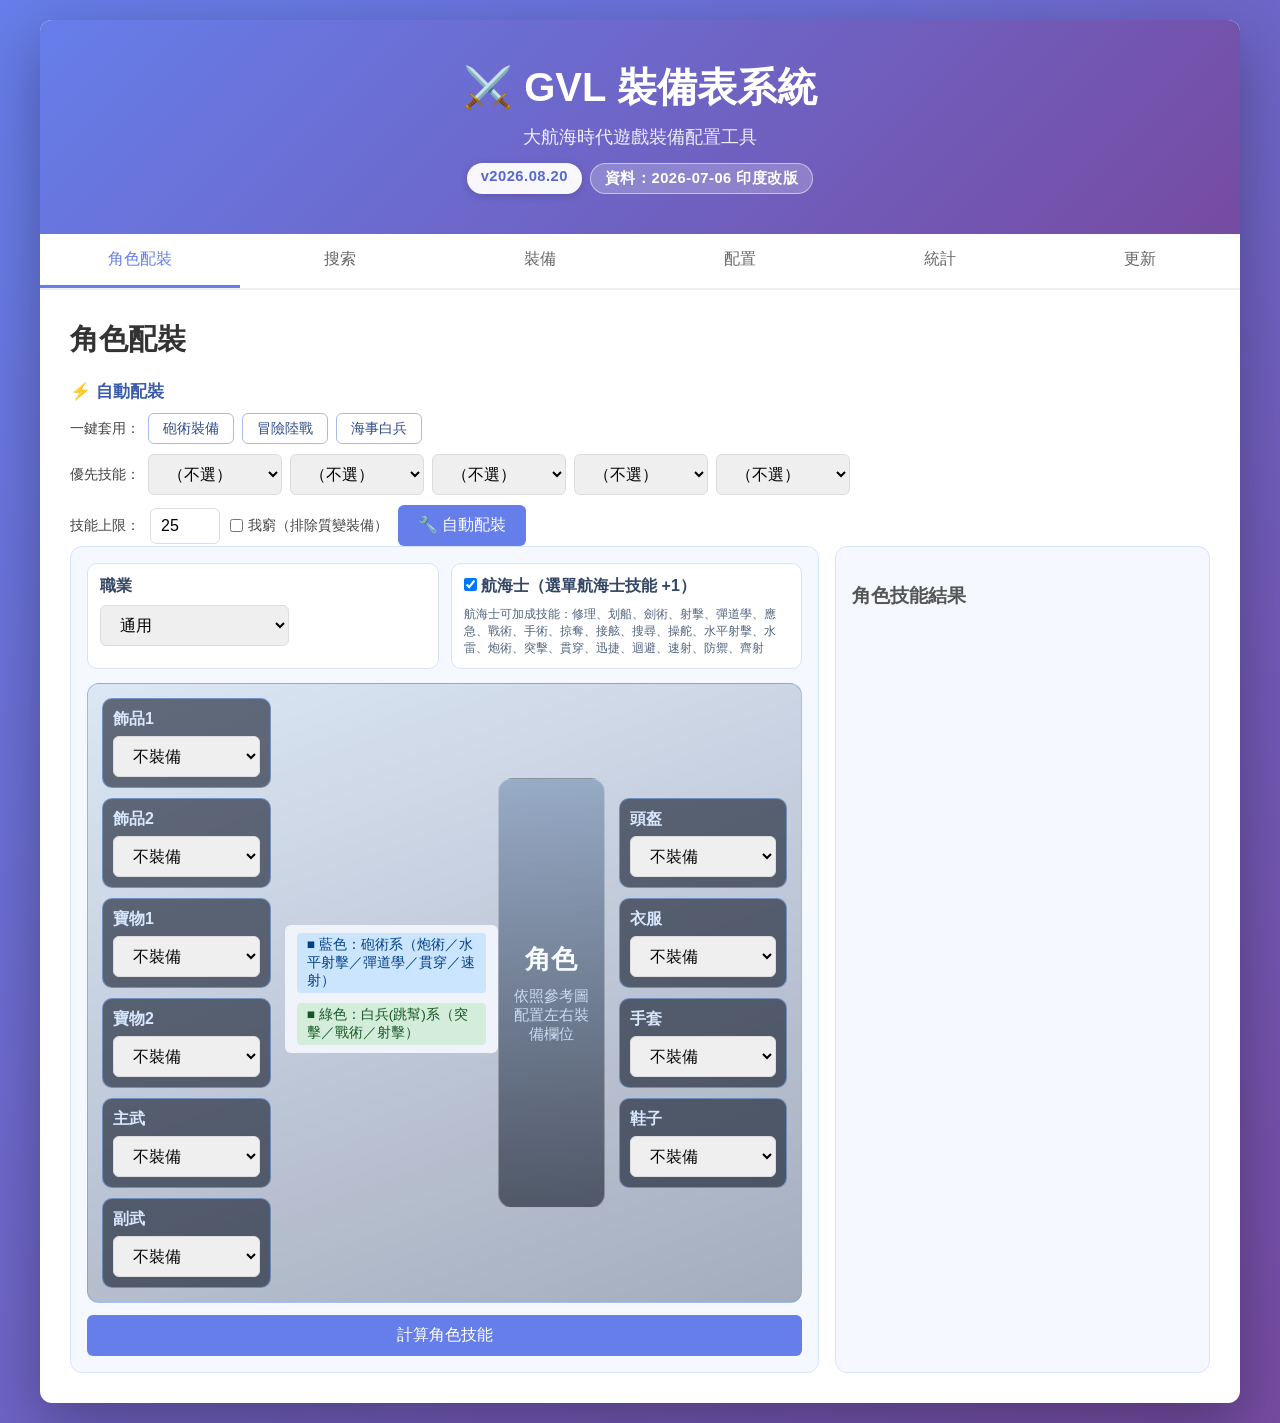
<file: index.html>
<!-- 此檔由 export_static_data.py 自動產生，請勿手動修改 -->
<!DOCTYPE html>
<html lang="zh-TW">
<head>
    <meta charset="UTF-8">
    <meta name="viewport" content="width=device-width, initial-scale=1.0">
    <title>GVL 裝備表</title>
    <link rel="stylesheet" href="gvl_app/static/style.css">
</head>
<body>
    <div class="container">
        <!-- 標題 -->
        <div class="header">
            <h1>⚔️ GVL 裝備表系統</h1>
            <p class="subtitle">大航海時代遊戲裝備配置工具</p>
            <div class="version-badges">
                <span class="version-badge" id="appVersion"></span>
                <span class="version-badge version-badge-data" id="dataVersion"></span>
            </div>
        </div>

        <!-- 導航標籤 -->
        <div class="tabs">
            <button class="tab-btn active" data-tab="character">角色配裝</button>
            <button class="tab-btn" data-tab="search">搜索</button>
            <button class="tab-btn" data-tab="equipment">裝備</button>
            <button class="tab-btn" data-tab="config">配置</button>
            <button class="tab-btn" data-tab="stats">統計</button>
            <button class="tab-btn" data-tab="changelog">更新</button>
        </div>

        <!-- 搜索頁面 -->
        <div id="search" class="tab-content">
            <h2>搜索裝備</h2>
            
            <div class="search-section">
                <h3>按名稱搜索</h3>
                <div class="search-form">
                    <input type="text" id="searchName" placeholder="輸入裝備名稱..." class="search-input">
                    <button onclick="searchByName()" class="btn btn-primary">搜索</button>
                </div>
            </div>

            <div class="search-section">
                <h3>按技能搜索</h3>
                <div class="search-form">
                    <select id="skillSelect" class="search-input">
                        <option value="">選擇技能...</option>
                    </select>
                    <input type="number" id="minLevel" placeholder="最小等級" value="1" class="search-input" min="1">
                    <button onclick="searchBySkill()" class="btn btn-primary">搜索</button>
                </div>
            </div>

            <div class="search-section">
                <h3>按位置搜索</h3>
                <div class="search-form">
                    <select id="positionSelect" class="search-input">
                        <option value="">選擇位置...</option>
                    </select>
                    <button onclick="searchByPosition()" class="btn btn-primary">搜索</button>
                </div>
            </div>

            <div id="searchResults" class="results-container" style="display: none;">
                <h3>搜索結果</h3>
                <div id="resultsList"></div>
            </div>
        </div>

        <!-- 裝備頁面 -->
        <div id="equipment" class="tab-content">
            <h2>所有裝備</h2>
            <div class="info-bar">
                <span id="equipmentCount">加載中...</span>
                <label class="equipment-filter-label">
                    位置：
                    <select id="equipmentPositionFilter" class="search-input">
                        <option value="">全部</option>
                    </select>
                </label>
            </div>
            <div id="equipmentList" class="equipment-grid"></div>
            <div id="equipmentPagination" class="pagination-controls">
                <button onclick="previousPage()" class="btn">‹ 上一頁</button>
                <span id="pageInfo"></span>
                <button onclick="nextPage()" class="btn">下一頁 ›</button>
            </div>
        </div>

        <!-- 角色頁面（預設首頁） -->
        <div id="character" class="tab-content active">
            <h2>角色配裝</h2>

            <!-- 自動配裝面板 -->
            <div class="auto-build-panel">
                <div class="auto-build-header">⚡ 自動配裝</div>
                <div class="auto-build-controls">
                    <div class="auto-build-preset-row">
                        <span class="auto-build-label">一鍵套用：</span>
                        <button type="button" class="btn auto-preset-btn" data-preset="砲術裝備">砲術裝備</button>
                        <button type="button" class="btn auto-preset-btn" data-preset="冒險陸戰">冒險陸戰</button>
                        <button type="button" class="btn auto-preset-btn" data-preset="海事白兵">海事白兵</button>
                    </div>
                    <div class="auto-build-skills-row">
                        <span class="auto-build-label">優先技能：</span>
                        <select id="autoPriority1" class="search-input auto-skill-select"><option value="">（不選）</option></select>
                        <select id="autoPriority2" class="search-input auto-skill-select"><option value="">（不選）</option></select>
                        <select id="autoPriority3" class="search-input auto-skill-select"><option value="">（不選）</option></select>
                        <select id="autoPriority4" class="search-input auto-skill-select"><option value="">（不選）</option></select>
                        <select id="autoPriority5" class="search-input auto-skill-select"><option value="">（不選）</option></select>
                    </div>
                    <div class="auto-build-options-row">
                        <label class="auto-build-label" title="遊戲內技能上限，也是配裝要頂到的目標值">技能上限：</label>
                        <input type="number" id="autoSkillCap" value="25" min="1" max="99" class="auto-skill-cap-input"
                               title="遊戲內技能上限，也是配裝要頂到的目標值">
                        <label class="auto-build-poor-label">
                            <input type="checkbox" id="autoPoorMode"> 我窮（排除質變裝備）
                        </label>
                        <button id="autoTriggerBtn" class="btn btn-primary">🔧 自動配裝</button>
                    </div>
                </div>
                <div id="autoBuildResults" class="auto-build-results" style="display:none;"></div>
            </div>

            <div class="character-main-layout">
                <div class="character-stage-card">
                    <div class="character-controls">
                        <div class="character-control-item">
                            <label class="character-control-label" for="professionSelect">職業</label>
                            <select id="professionSelect" class="search-input">
                                <option value="通用">通用</option>
                            </select>
                        </div>
                        <div class="character-control-item">
                            <label class="character-control-label">
                                <input type="checkbox" id="sailorCheckbox" checked>
                                航海士（選單航海士技能 +1）
                            </label>
                            <div id="sailorSkillsHint" class="character-hint"></div>
                        </div>
                    </div>

                    <div id="characterEquipmentForm" class="character-stage-inner">
                        <div id="characterLeftSlots" class="character-slot-column character-slot-column-left"></div>
                        <div class="character-avatar-panel">
                            <div class="slot-color-legend">
                                <span class="legend-item legend-cannon">■ 藍色：砲術系（炮術／水平射擊／彈道學／貫穿／速射）</span>
                                <span class="legend-item legend-boarding">■ 綠色：白兵(跳幫)系（突擊／戰術／射擊）</span>
                            </div>
                            <div class="character-avatar-figure">
                                <div class="character-avatar-title">角色</div>
                                <div class="character-avatar-subtitle">依照參考圖配置左右裝備欄位</div>
                            </div>
                        </div>
                        <div id="characterRightSlots" class="character-slot-column character-slot-column-right"></div>
                    </div>

                    <button onclick="calculateCharacterSkills()" class="btn btn-primary character-calc-btn">計算角色技能</button>
                </div>

                <div class="character-results-card">
                    <h3>角色技能結果</h3>
                    <div id="characterResults" class="results-container character-results-panel" style="display: none;">
                        <div id="characterResultsContent"></div>
                    </div>
                </div>
            </div>

            <!-- 技能分解總覽（固定在最下方，避免側欄空間不足） -->
            <div id="skillBreakdownSection" class="character-skills-block character-skills-block-bottom" style="display:none;"></div>
        </div>

        <!-- 配置頁面 -->
        <div id="config" class="tab-content">
            <h2>預設配置</h2>
            <div class="config-buttons">
                <button onclick="loadConfig('選單')" class="btn btn-secondary">查看：選單</button>
                <button onclick="loadConfig('炮船範例')" class="btn btn-secondary">查看：炮船範例</button>
            </div>
            <div id="configContent" class="config-content" style="display: none;"></div>
        </div>

        <!-- 統計頁面 -->
        <div id="stats" class="tab-content">
            <h2>數據統計</h2>
            <div id="statsContent" class="stats-content"></div>
        </div>

        <!-- 更新日誌頁面 -->
        <div id="changelog" class="tab-content">
            <h2>更新日誌</h2>
            <div id="changelogList" class="changelog-list"></div>
        </div>
    </div>

    <script src="pages-api.js"></script>
    <script src="gvl_app/static/script.js"></script>
</body>
</html>
</file>
<file: gvl_app/static/style.css>
* {
    margin: 0;
    padding: 0;
    box-sizing: border-box;
}

body {
    font-family: -apple-system, BlinkMacSystemFont, 'Segoe UI', 'Microsoft YaHei', sans-serif;
    background: linear-gradient(135deg, #667eea 0%, #764ba2 100%);
    min-height: 100vh;
    padding: 20px;
}

.container {
    max-width: 1200px;
    margin: 0 auto;
    background: white;
    border-radius: 12px;
    box-shadow: 0 20px 60px rgba(0, 0, 0, 0.3);
    overflow: hidden;
}

/* 標題 */
.header {
    background: linear-gradient(135deg, #667eea 0%, #764ba2 100%);
    color: white;
    padding: 40px 20px;
    text-align: center;
}

.header h1 {
    font-size: 2.5em;
    margin-bottom: 10px;
}

.subtitle {
    font-size: 1.1em;
    opacity: 0.9;
}

/* 標籤導航 */
.tabs {
    display: flex;
    border-bottom: 2px solid #f0f0f0;
    overflow-x: auto;
}

.tab-btn {
    flex: 1;
    padding: 15px 20px;
    border: none;
    background: none;
    font-size: 1em;
    cursor: pointer;
    transition: all 0.3s ease;
    color: #666;
    font-weight: 500;
    border-bottom: 3px solid transparent;
}

.tab-btn:hover {
    color: #667eea;
    background: #f9f9f9;
}

.tab-btn.active {
    color: #667eea;
    border-bottom-color: #667eea;
}

/* 標籤內容 */
.tab-content {
    padding: 30px;
    display: none;
    animation: fadeIn 0.3s ease;
}

.tab-content.active {
    display: block;
}

@keyframes fadeIn {
    from {
        opacity: 0;
        transform: translateY(10px);
    }
    to {
        opacity: 1;
        transform: translateY(0);
    }
}

/* 標題 */
h2 {
    color: #333;
    margin-bottom: 20px;
    font-size: 1.8em;
}

h3 {
    color: #555;
    margin-top: 20px;
    margin-bottom: 15px;
    font-size: 1.2em;
}

/* 搜索表單 */
.search-section {
    background: #f9f9f9;
    padding: 20px;
    border-radius: 8px;
    margin-bottom: 20px;
}

.search-form {
    display: flex;
    gap: 10px;
    flex-wrap: wrap;
}

.search-input {
    flex: 1;
    min-width: 150px;
    padding: 10px 15px;
    border: 1px solid #ddd;
    border-radius: 6px;
    font-size: 1em;
    transition: border-color 0.3s ease;
}

.search-input:focus {
    outline: none;
    border-color: #667eea;
    box-shadow: 0 0 0 3px rgba(102, 126, 234, 0.1);
}

/* 按鈕 */
.btn {
    padding: 10px 20px;
    border: none;
    border-radius: 6px;
    font-size: 1em;
    cursor: pointer;
    transition: all 0.3s ease;
    font-weight: 500;
}

.btn-primary {
    background: #667eea;
    color: white;
}

.btn-primary:hover {
    background: #5568d3;
    transform: translateY(-2px);
    box-shadow: 0 4px 12px rgba(102, 126, 234, 0.4);
}

.btn-secondary {
    background: #f0f0f0;
    color: #333;
    margin-right: 10px;
}

.btn-secondary:hover {
    background: #e0e0e0;
    transform: translateY(-2px);
}

/* 結果容器 */
.results-container {
    background: #f9f9f9;
    padding: 20px;
    border-radius: 8px;
    margin-top: 20px;
}

.results-container h3 {
    margin-top: 0;
}

/* 裝備表 */
.equipment-table {
    width: 100%;
    border-collapse: collapse;
    margin-top: 15px;
}

.equipment-table th {
    background: #f0f0f0;
    padding: 12px;
    text-align: left;
    font-weight: 600;
    color: #333;
    border-bottom: 2px solid #ddd;
}

.equipment-table td {
    padding: 10px 12px;
    border-bottom: 1px solid #eee;
}

.equipment-table tbody tr:hover {
    background: #f9f9f9;
}

/* 裝備網格 */
.equipment-grid {
    display: grid;
    grid-template-columns: repeat(auto-fill, minmax(300px, 1fr));
    gap: 15px;
    margin-bottom: 20px;
}

.equipment-card {
    background: #f9f9f9;
    border: 1px solid #ddd;
    border-radius: 8px;
    padding: 15px;
    transition: all 0.3s ease;
    cursor: pointer;
}

.equipment-card:hover {
    transform: translateY(-4px);
    box-shadow: 0 8px 16px rgba(0, 0, 0, 0.1);
    border-color: #667eea;
}

.equipment-card-title {
    font-weight: 600;
    color: #333;
    margin-bottom: 8px;
    font-size: 1.1em;
}

.equipment-card-position {
    display: inline-block;
    background: #667eea;
    color: white;
    padding: 4px 12px;
    border-radius: 20px;
    font-size: 0.85em;
    margin-bottom: 10px;
}

.equipment-card-skills {
    font-size: 0.9em;
    color: #666;
}

.skill-item {
    display: inline-block;
    background: #e8f0ff;
    color: #667eea;
    padding: 4px 10px;
    border-radius: 4px;
    margin-right: 6px;
    margin-top: 4px;
}

.skill-item--high {
    background: #ffe566;
    color: #7a5c00;
    font-weight: 700;
}

/* 裝備選單底色：砲術系 / 白兵系 */
select.slot-cannon {
    background-color: #cce5ff;
    color: #004085;
}

select.slot-boarding {
    background-color: #d4edda;
    color: #155724;
}

/* 顏色說明圖例 */
.slot-color-legend {
    display: flex;
    flex-wrap: wrap;
    gap: 10px;
    padding: 8px 12px;
    background: #f0f4fa;
    border-radius: 6px;
    font-size: 0.85em;
    margin-bottom: 8px;
}

.legend-item {
    display: inline-flex;
    align-items: center;
    gap: 6px;
    padding: 3px 10px;
    border-radius: 4px;
    font-weight: 500;
}

.legend-cannon {
    background-color: #cce5ff;
    color: #004085;
}

.legend-boarding {
    background-color: #d4edda;
    color: #155724;
}

/* 分頁控件 */
.pagination-controls {
    text-align: center;
    margin-top: 20px;
}

#pageInfo {
    margin: 0 15px;
    font-weight: 500;
}

/* 配置內容 */
.config-buttons {
    margin-bottom: 20px;
}

.config-content {
    background: #f9f9f9;
    padding: 20px;
    border-radius: 8px;
}

/* 角色配裝 */
.character-main-layout {
    display: grid;
    grid-template-columns: minmax(0, 2fr) minmax(320px, 1fr);
    gap: 16px;
}

.character-stage-card,
.character-results-card {
    background: #f5f9ff;
    border: 1px solid #d5e4ff;
    border-radius: 12px;
    padding: 16px;
}

.character-controls {
    display: grid;
    grid-template-columns: repeat(auto-fit, minmax(220px, 1fr));
    gap: 12px;
    margin-bottom: 14px;
}

.character-control-item {
    background: white;
    border: 1px solid #d8e3f8;
    border-radius: 10px;
    padding: 12px;
}

.character-control-label {
    display: block;
    color: #324564;
    font-weight: 600;
    margin-bottom: 8px;
}

.character-hint {
    margin-top: 8px;
    color: #51637f;
    font-size: 0.88em;
}

.character-stage-inner {
    display: grid;
    grid-template-columns: 1fr minmax(220px, 320px) 1fr;
    gap: 14px;
    align-items: center;
    background: linear-gradient(160deg, rgba(73, 121, 186, 0.14), rgba(12, 30, 65, 0.35));
    border-radius: 12px;
    border: 1px solid rgba(112, 157, 222, 0.5);
    padding: 14px;
}

.character-slot-column {
    display: flex;
    flex-direction: column;
    gap: 10px;
}

.character-avatar-panel {
    min-height: 430px;
    display: flex;
    align-items: center;
    justify-content: center;
}

.character-avatar-figure {
    width: 100%;
    min-height: 430px;
    border-radius: 14px;
    border: 1px solid rgba(255, 255, 255, 0.3);
    background: linear-gradient(180deg, rgba(32, 74, 130, 0.3), rgba(17, 24, 39, 0.6));
    color: #f7fbff;
    display: flex;
    flex-direction: column;
    justify-content: center;
    align-items: center;
    padding: 12px;
    text-align: center;
}

.character-avatar-title {
    font-size: 1.6em;
    font-weight: 700;
    margin-bottom: 10px;
}

.character-avatar-subtitle {
    font-size: 0.92em;
    color: #ccdcf5;
}

.character-slot {
    background: rgba(7, 16, 34, 0.58);
    border: 1px solid rgba(126, 168, 230, 0.66);
    border-radius: 10px;
    padding: 10px;
}

.character-slot-label {
    display: block;
    margin-bottom: 6px;
    color: #d8e8ff;
    font-weight: 600;
}

.character-slot .search-input {
    width: 100%;
    min-width: 0;
}

.character-calc-btn {
    width: 100%;
    margin-top: 12px;
}

.character-results-panel {
    margin-top: 10px;
    background: white;
    border: 1px solid #e4edfb;
}

.character-summary {
    background: white;
    border: 1px solid #eee;
    border-radius: 8px;
    padding: 12px;
    margin-bottom: 12px;
}

.character-summary ul {
    margin-top: 8px;
    padding-left: 18px;
}

.character-skills-block {
    background: white;
    border: 1px solid #eee;
    border-radius: 8px;
    padding: 12px;
    margin-bottom: 12px;
}

.character-skills-block-bottom {
    margin-top: 18px;
}

.character-skills-block h4 {
    margin-bottom: 10px;
    color: #444;
}

.config-position {
    margin-bottom: 20px;
    padding-bottom: 20px;
    border-bottom: 1px solid #ddd;
}

.config-position:last-child {
    border-bottom: none;
}

.config-position-title {
    font-weight: 600;
    color: #667eea;
    margin-bottom: 10px;
    font-size: 1.1em;
}

.config-item {
    background: white;
    padding: 10px 15px;
    border-radius: 6px;
    margin-bottom: 8px;
    display: flex;
    justify-content: space-between;
    align-items: center;
}

.config-item-name {
    font-weight: 500;
}

.config-item-skills {
    color: #666;
    font-size: 0.9em;
}

/* 統計內容 */
.stats-content {
    display: grid;
    grid-template-columns: repeat(auto-fit, minmax(250px, 1fr));
    gap: 20px;
}

.stat-card {
    background: linear-gradient(135deg, #667eea 0%, #764ba2 100%);
    color: white;
    padding: 20px;
    border-radius: 8px;
    text-align: center;
}

.stat-card-value {
    font-size: 2.5em;
    font-weight: bold;
    margin: 10px 0;
}

.stat-card-label {
    font-size: 0.95em;
    opacity: 0.9;
}

.stat-list {
    background: #f9f9f9;
    padding: 20px;
    border-radius: 8px;
    margin-top: 20px;
}

.stat-list h3 {
    margin-top: 0;
}

.stat-list-item {
    display: flex;
    justify-content: space-between;
    padding: 10px 0;
    border-bottom: 1px solid #eee;
}

.stat-list-item:last-child {
    border-bottom: none;
}

/* 信息欄 */
.info-bar {
    background: #e8f0ff;
    color: #667eea;
    padding: 12px 15px;
    border-radius: 6px;
    margin-bottom: 20px;
}

/* 響應式設計 */
@media (max-width: 768px) {
    .header h1 {
        font-size: 1.8em;
    }

    .tabs {
        flex-wrap: wrap;
    }

    .tab-btn {
        flex: 0 1 auto;
        min-width: 100px;
    }

    .search-form {
        flex-direction: column;
    }

    .search-input {
        min-width: 100%;
    }

    .btn {
        width: 100%;
    }

    .equipment-grid {
        grid-template-columns: 1fr;
    }

    .stats-content {
        grid-template-columns: 1fr;
    }

    .character-main-layout {
        grid-template-columns: 1fr;
    }

    .character-stage-inner {
        grid-template-columns: 1fr;
    }

    .character-avatar-panel {
        min-height: 280px;
        order: -1;
    }

    .character-avatar-figure {
        min-height: 280px;
    }

    .pagination-controls {
        display: flex;
        flex-direction: column;
        gap: 10px;
    }
}

/* 技能結果表格（圖形化分欄）*/
.skill-result-table {
    width: 100%;
    border-collapse: collapse;
    font-size: 0.92em;
    margin-top: 10px;
}

.skill-result-table th {
    background: #3a5caa;
    color: white;
    padding: 8px 10px;
    text-align: center;
    font-weight: 600;
    white-space: nowrap;
}

.skill-result-table td {
    padding: 7px 10px;
    border-bottom: 1px solid #e8edf7;
    text-align: center;
}

.skill-result-table tbody tr:hover {
    background: #f0f5ff;
}

.skill-name-cell {
    text-align: left !important;
    font-weight: 600;
    min-width: 60px;
}

.skill-table-zero {
    color: #c0c0c0;
}

/* 砲術 / 白兵 行底色 */
.skill-row-cannon {
    background: #eef6ff;
}

.skill-row-cannon:hover {
    background: #d6eaff !important;
}

.skill-row-boarding {
    background: #edfaf2;
}

.skill-row-boarding:hover {
    background: #c8f0d8 !important;
}

/* 進度條欄 */
.skill-bar-cell {
    min-width: 140px;
    padding: 6px 10px !important;
}

.skill-bar-wrap {
    position: relative;
    height: 22px;
    background: #eaeaea;
    border-radius: 4px;
    overflow: hidden;
    display: flex;
    align-items: center;
}

.skill-bar {
    position: absolute;
    left: 0;
    top: 0;
    height: 100%;
    border-radius: 4px;
    transition: width 0.4s ease;
}

.skill-bar-cannon  { background: linear-gradient(90deg, #4f98e0, #1d6bcc); }
.skill-bar-boarding { background: linear-gradient(90deg, #4ec68a, #1e8a56); }
.skill-bar-neutral  { background: linear-gradient(90deg, #a07de0, #6b3db8); }

.skill-bar-label {
    position: relative;
    z-index: 1;
    font-weight: 700;
    font-size: 0.88em;
    color: #1a1a1a;
    padding-left: 6px;
}

/* 技能圖例 */
.skill-legend {
    display: flex;
    gap: 14px;
    margin-bottom: 8px;
    font-size: 0.85em;
}

.skill-legend-item {
    display: inline-flex;
    align-items: center;
    gap: 5px;
    padding: 3px 10px;
    border-radius: 4px;
    font-weight: 500;
}

/* 角色摘要列 */
.char-info-row {
    display: flex;
    gap: 10px;
    align-items: center;
    flex-wrap: wrap;
    margin-bottom: 8px;
}

.char-info-label {
    color: #555;
    font-size: 0.9em;
}

.char-info-val {
    font-weight: 700;
    color: #2a4a8a;
}

.sailor-on {
    color: #1e8a56;
}

.char-selected-label {
    margin-bottom: 4px;
    color: #333;
    font-size: 0.9em;
}

.char-selected-list {
    list-style: none;
    padding: 0;
    display: flex;
    flex-wrap: wrap;
    gap: 6px;
    margin-bottom: 8px;
}

.char-selected-list li {
    background: #e8f0ff;
    border-radius: 6px;
    padding: 4px 10px;
    font-size: 0.88em;
    color: #2a4a8a;
}

.skill-result-pos {
    display: inline-block;
    background: #667eea;
    color: white;
    padding: 1px 6px;
    border-radius: 4px;
    font-size: 0.82em;
    margin-right: 5px;
}

/* 響應式：小螢幕隱藏加成小計 / 上限欄 */
@media (max-width: 600px) {
    .skill-result-table th:nth-child(5),
    .skill-result-table td:nth-child(5),
    .skill-result-table th:nth-child(6),
    .skill-result-table td:nth-child(6) {
        display: none;
    }
}
    text-align: center;
    color: #999;
    padding: 20px;
}

/* 自動配裝面板 */
.auto-build-panel {
    background: #f0f4ff;
    border: 1px solid #c5d3f7;
    border-radius: 10px;
    padding: 14px;
    margin-bottom: 18px;
}

.auto-build-header {
    font-weight: 700;
    color: #3a5caa;
    font-size: 1.05em;
    margin-bottom: 10px;
}

.auto-build-controls {
    display: flex;
    flex-direction: column;
    gap: 10px;
}

.equipment-filter-label {
    display: inline-flex;
    align-items: center;
    gap: 6px;
    font-size: 0.9em;
    white-space: nowrap;
}

.equipment-filter-label .search-input {
    width: auto;
    min-width: 100px;
    padding: 4px 8px;
}

.auto-build-loading {
    display: flex;
    align-items: center;
    gap: 10px;
    padding: 14px;
    color: #2d4a8a;
    font-weight: 600;
}

.auto-build-spinner {
    width: 18px;
    height: 18px;
    border: 3px solid #c5d3f7;
    border-top-color: #2d4a8a;
    border-radius: 50%;
    animation: auto-build-spin 0.8s linear infinite;
}

@keyframes auto-build-spin {
    to { transform: rotate(360deg); }
}

.auto-build-preset-row {
    display: flex;
    flex-wrap: wrap;
    gap: 8px;
    align-items: center;
}

.auto-preset-btn {
    background: #fff;
    color: #2d4a8a;
    border: 1px solid #a8bce8;
    padding: 5px 14px;
    font-size: 0.9em;
}

.auto-preset-btn:hover {
    background: #2d4a8a;
    color: #fff;
}

.auto-build-skills-row {
    display: flex;
    flex-wrap: wrap;
    gap: 8px;
    align-items: center;
}

.auto-build-options-row {
    display: flex;
    flex-wrap: wrap;
    gap: 10px;
    align-items: center;
}

.auto-build-label {
    font-size: 0.9em;
    color: #444;
    white-space: nowrap;
}

.auto-skill-select {
    flex: 0 0 auto;
    min-width: 110px;
    max-width: 160px;
}

.auto-skill-cap-input {
    width: 70px;
    padding: 8px 10px;
    border: 1px solid #ddd;
    border-radius: 6px;
    font-size: 1em;
}

.auto-build-poor-label {
    display: inline-flex;
    align-items: center;
    gap: 5px;
    cursor: pointer;
    font-size: 0.9em;
    color: #444;
}

.auto-build-results {
    margin-top: 14px;
    background: white;
    border: 1px solid #dde5f8;
    border-radius: 8px;
    padding: 12px;
    overflow-x: auto;
}

.auto-build-results-header {
    font-weight: 600;
    color: #3a5caa;
    margin-bottom: 10px;
}

.auto-build-table {
    width: 100%;
    border-collapse: collapse;
    font-size: 0.9em;
}

.auto-build-table th {
    background: #3a5caa;
    color: white;
    padding: 8px 10px;
    text-align: center;
    font-weight: 600;
    white-space: nowrap;
}

.auto-build-table td {
    padding: 8px 10px;
    border-bottom: 1px solid #eee;
    text-align: center;
}

.auto-build-table tbody tr:hover {
    background: #f5f8ff;
}

.auto-build-eq-cell {
    text-align: left !important;
    word-break: break-all;
}

.auto-build-apply-btn {
    padding: 6px 14px;
    font-size: 0.9em;
}

.auto-build-hint {
    margin-top: 8px;
    font-size: 0.85em;
    color: #888;
}

.error {
    background: #fee;
    color: #c33;
    padding: 15px;
    border-radius: 6px;
    margin-bottom: 20px;
    border-left: 4px solid #c33;
}

.success {
    background: #efe;
    color: #3c3;
    padding: 15px;
    border-radius: 6px;
    margin-bottom: 20px;
    border-left: 4px solid #3c3;
}

/* 版本標籤（標題列） */
.version-badges {
    display: flex;
    justify-content: center;
    flex-wrap: wrap;
    gap: 8px;
    margin-top: 14px;
}

.version-badge {
    display: inline-block;
    padding: 5px 14px;
    border-radius: 20px;
    font-size: 0.92em;
    font-weight: 700;
    letter-spacing: 0.5px;
    background: rgba(255, 255, 255, 0.95);
    color: #5568d3;
    box-shadow: 0 2px 8px rgba(0, 0, 0, 0.15);
}

.version-badge-data {
    background: rgba(255, 255, 255, 0.22);
    color: #fff;
    font-weight: 600;
    box-shadow: none;
    border: 1px solid rgba(255, 255, 255, 0.5);
}

/* 更新日誌 */
.changelog-entry {
    background: #f5f9ff;
    border: 1px solid #d5e4ff;
    border-left: 4px solid #667eea;
    border-radius: 8px;
    padding: 14px 16px;
    margin-bottom: 14px;
}

.changelog-date {
    display: flex;
    align-items: center;
    gap: 10px;
    font-weight: 700;
    color: #3a5caa;
    font-size: 1.05em;
    margin-bottom: 8px;
}

.changelog-version {
    background: #667eea;
    color: #fff;
    padding: 2px 10px;
    border-radius: 10px;
    font-size: 0.82em;
}

.changelog-items {
    margin: 0;
    padding-left: 20px;
    color: #445;
    line-height: 1.75;
}

.changelog-items li {
    margin-bottom: 2px;
}

/* 自動配裝方案標籤 */
.auto-build-tag {
    display: inline-block;
    margin-left: 6px;
    padding: 2px 8px;
    border-radius: 10px;
    font-size: 0.78em;
    font-weight: 700;
    white-space: nowrap;
    vertical-align: middle;
}

.auto-build-tag-order {
    background: #ffe9c7;
    color: #8a5a00;
}

.auto-build-tag-overall {
    background: #d4edda;
    color: #155724;
}

/* ── 手機版排版（≤600px）─────────────────────────────────────────────
   手機是主要使用情境之一。重點：把被內距吃掉的寬度要回來、觸控目標放大到
   44px、拿掉純裝飾的空佔位、把寬表格改成卡片。放在檔案最後以覆蓋前面規則。 */
@media (max-width: 600px) {
    /* 內距原本左右共吃掉 100px（375 中的 27%），縮到 28px */
    body {
        padding: 6px;
    }

    .container {
        border-radius: 10px;
    }

    .header {
        padding: 18px 12px;
    }

    .header h1 {
        font-size: 1.45em;
    }

    .subtitle {
        font-size: 0.92em;
    }

    .tab-content {
        padding: 12px;
    }

    /* 觸控目標：手指最小可靠命中範圍約 44px */
    .btn,
    .search-input,
    select.search-input,
    input[type="text"],
    input[type="number"] {
        min-height: 44px;
    }

    /* 六個分頁在 375px 下剛好放不進一行，改換行才不會有分頁被藏在畫面外 */
    .tabs {
        flex-wrap: wrap;
        overflow-x: visible;
    }

    .tab-btn {
        flex: 1 0 auto;
        min-width: auto;
        min-height: 48px;
        padding: 12px 10px;
        white-space: nowrap;
    }

    /* 角色配裝：改單欄，並移除只佔空間的角色圖佔位 */
    .character-main-layout,
    .character-stage-inner,
    .character-controls {
        grid-template-columns: 1fr;
    }

    .character-stage-inner {
        padding: 10px;
        gap: 10px;
    }

    .character-avatar-panel {
        min-height: 0;
        display: block;
    }

    .character-avatar-figure {
        display: none;
    }

    .slot-color-legend {
        font-size: 0.8em;
    }

    /* 自動配裝面板 */
    .auto-preset-btn {
        flex: 1 1 calc(33.333% - 6px);
        padding: 10px 4px;
    }

    .auto-skill-select {
        flex: 1 1 calc(50% - 4px);
        max-width: none;
        min-width: 0;
    }

    .auto-build-label {
        flex: 1 0 100%;
    }

    .auto-build-options-row #autoTriggerBtn {
        flex: 1 0 100%;
    }

    .auto-skill-cap-input {
        width: 5em;
    }

    /* 自動配裝結果：欄位太多，改成一套一張卡片 */
    .auto-build-table thead {
        display: none;
    }

    .auto-build-table,
    .auto-build-table tbody,
    .auto-build-table tr,
    .auto-build-table td {
        display: block;
        width: 100%;
    }

    .auto-build-table tr {
        border: 1px solid #c5d3f7;
        border-radius: 10px;
        padding: 10px;
        margin-bottom: 12px;
        background: #fff;
    }

    .auto-build-table td {
        border: none;
        padding: 3px 0;
    }

    .auto-build-plan-cell {
        font-weight: 700;
        color: #3a5caa;
        font-size: 1.05em;
    }

    /* 技能值排成一列色塊，不各佔一行
       （選擇器要比上面的 .auto-build-table td 更精確才蓋得過去） */
    .auto-build-table td.auto-build-skill-cell {
        display: inline-block;
        width: auto;
        background: #e8f0ff;
        color: #2d4a8a;
        border-radius: 6px;
        padding: 4px 8px;
        margin: 4px 4px 0 0;
        font-weight: 600;
    }

    .auto-build-table td.auto-build-skill-cell::before {
        content: attr(data-label) " ";
        font-weight: 500;
        opacity: 0.75;
    }

    .auto-build-eq-cell::before {
        content: attr(data-label) "：";
        font-weight: 600;
        color: #3a5caa;
    }

    .auto-build-eq-cell {
        font-size: 0.9em;
        line-height: 1.5;
        margin-top: 6px;
    }

    .auto-build-action-cell .btn {
        width: 100%;
        margin-top: 8px;
    }

    /* 技能分解總覽：不再隱藏欄位，改為可橫向捲動，資料才不會看不到。
       捲動要掛在表格的實際父容器 #skillBreakdownSection——技能總覽已搬到
       頁面下方，不在 .character-results-card 裡；而 .container 是
       overflow-x: hidden，掛錯地方表格會被裁掉且捲不到。 */
    .skill-result-table th:nth-child(5),
    .skill-result-table td:nth-child(5),
    .skill-result-table th:nth-child(6),
    .skill-result-table td:nth-child(6) {
        display: table-cell;
    }

    #skillBreakdownSection,
    .character-results-card {
        overflow-x: auto;
    }

    .skill-result-table {
        min-width: 460px;
    }

    /* 核取方塊本身無法靠 min-height 放大，改用 transform 撐大命中範圍 */
    #autoPoorMode,
    #sailorCheckbox {
        transform: scale(1.5);
        margin-right: 6px;
    }

    .auto-build-poor-label,
    .character-control-label {
        display: inline-flex;
        align-items: center;
        min-height: 44px;
    }

    .version-badges {
        margin-top: 10px;
        gap: 6px;
    }

    .version-badge {
        font-size: 0.82em;
        padding: 4px 11px;
    }

    .changelog-entry {
        padding: 12px;
    }

    .changelog-items {
        padding-left: 18px;
        font-size: 0.94em;
    }

    /* 裝備頁的位置篩選換行不擠 */
    .info-bar {
        flex-wrap: wrap;
        gap: 8px;
    }
}
</file>
